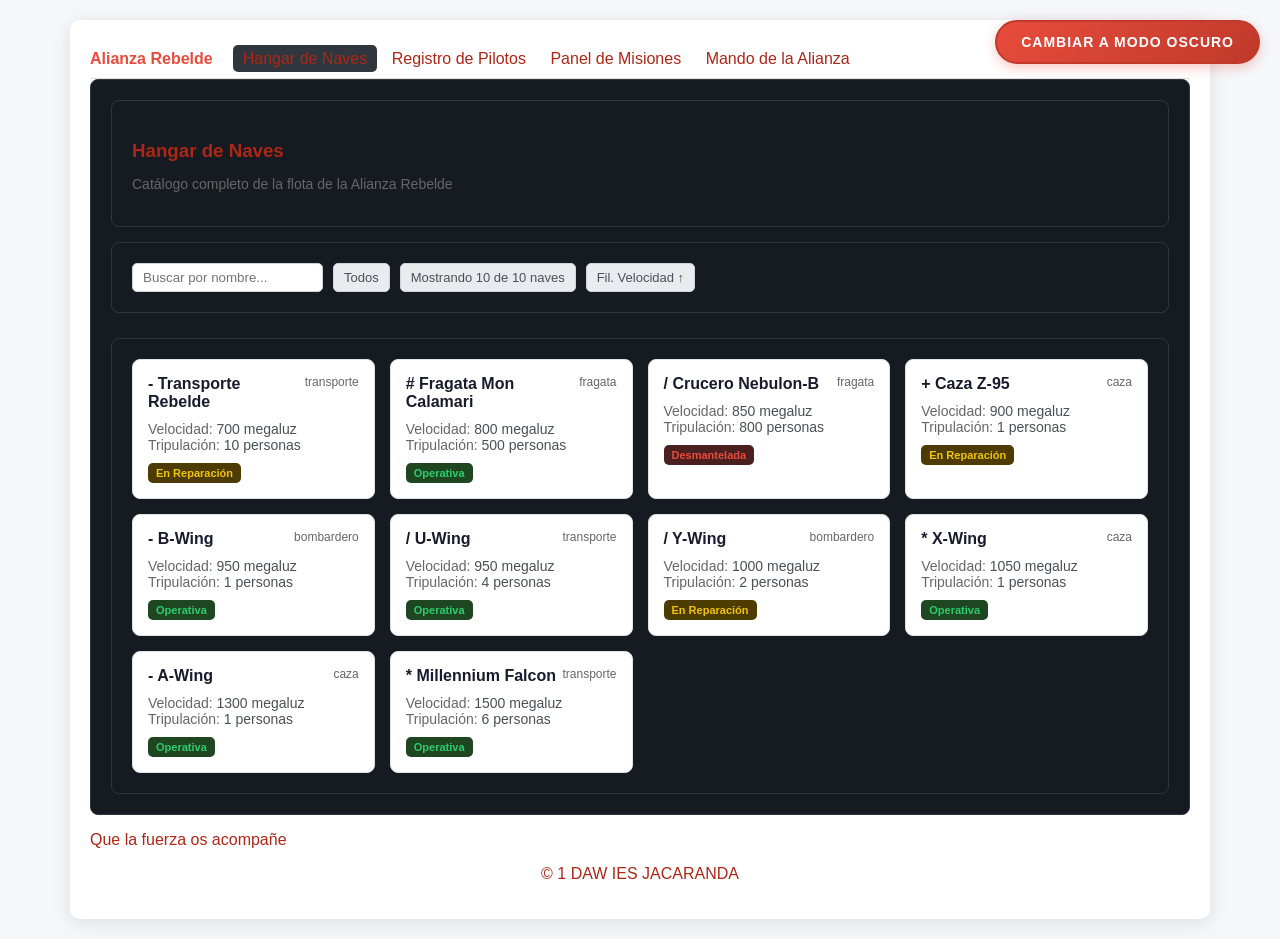
<file: index.html>
<!DOCTYPE html>
<html lang="es">
<head>
    <meta charset="UTF-8">
    <meta name="viewport" content="width=device-width, initial-scale=1.0">
    <title>Alianza Rebelde</title>
    <link rel="stylesheet" href="css/styles.css">
</head>

<body>

  <div class="app">
    <header class="topbar">
      <div class="topbar-logo">Alianza Rebelde</div>
      <nav class="topbar-nav">
        <span class="active" data-section="hangar">Hangar de Naves</span>
        <span data-section="pilotos">Registro de Pilotos</span>
        <span data-section="misiones">Panel de Misiones</span>
        <span data-section="dashboard">Mando de la Alianza</span>
      </nav>
    </header>
    <button id="boton-modo">Cambiar a modo oscuro</button>

    <main class="content">
      
      <!-- SECCIÓN HANGAR -->
      <section id="hangar" class="section">
        <section class="title-block">
          <h1>Hangar de Naves</h1>
          <p>Catálogo completo de la flota de la Alianza Rebelde</p>
        </section>

        <section class="filters">
          <div class="search">
            <input type="text" id="buscadorNaves" placeholder="Buscar por nombre..." />
          </div>
          <div class="pill pill-strong">Todos</div>
          <div class="pill">Mostrando 10 de 10 naves</div>
          <div class="pill pill-ghost">Fil. Velocidad ↑</div>
        </section>

        <section class="grid" id="listaNaves">
          <!-- Para el renderizado dinámico de naves -->
        </section>
      </section>

      <!-- SECCIÓN PILOTOS -->
      <section id="pilotos" class="section">
        <section class="title-block">
          <h1>Registro de Pilotos</h1>
          <p>Gestión completa del personal de la Alianza Rebelde</p>
        </section>

        <!-- FORMULARIO PARA AÑADIR/EDITAR PILOTO -->
        <section class="form-section">
          <h2 id="formTitle">Añadir Nuevo Piloto</h2>
          
          <form id="formPiloto">
            <input type="hidden" id="pilotoIndex">
            
            <div class="form-group">
              <label for="pilotoNombre">Nombre *</label>
              <input type="text" id="pilotoNombre" placeholder="Luke Skywalker" required>
            </div>

            <div class="form-group">
              <label for="pilotoRango">Rango *</label>
              <input type="text" id="pilotoRango" placeholder="Comandante" required>
            </div>

            <div class="form-group">
              <label for="pilotoNave">Nave Asignada *</label>
              <select id="pilotoNave" required>
                <option value="">Seleccionar nave...</option>
              </select>
            </div>

            <div class="form-group">
              <label for="pilotoVictorias">Victorias en Combate *</label>
              <input type="number" id="pilotoVictorias" min="0" value="0" required>
            </div>

            <div class="form-group">
              <label for="pilotoEstado">Estado *</label>
              <select id="pilotoEstado" required>
                <option value="activo">Activo</option>
                <option value="herido">Herido</option>
                <option value="KIA">KIA</option>
              </select>
            </div>

            <div class="form-buttons">
              <button type="submit" id="btnSubmit" class="btn btn-primary">Añadir Piloto</button>
              <button type="button" id="btnCancel" class="btn btn-secondary" style="display:none;">Cancelar</button>
            </div>
          </form>
        </section>

        <!-- TABLA DE PILOTOS -->
        <section class="table-section">
          <h2>Pilotos Registrados</h2>
          <table id="tablaPilotos" class="pilot-table">
            <thead>
              <tr>
                <th>Nombre</th>
                <th>Rango</th>
                <th>Nave Asignada</th>
                <th>Victorias</th>
                <th>Estado</th>
                <th>Acciones</th>
              </tr>
            </thead>
            <tbody id="tbodyPilotos">
              <!-- Los pilotos se renderizan dinámicamente -->
            </tbody>
          </table>
        </section>
      </section>

      <!-- SECCIÓN MISIONES -->
      <section id="misiones" class="section">
        <section class="title-block">
          <h1>Panel de Misiones</h1>
          <p>Seguimiento de operaciones de la Alianza Rebelde</p>
        </section>

        <!-- FORMULARIO PARA CREAR MISIÓN -->
        <section class="form-section">
          <h2>Nueva Misión</h2>
          
          <form id="formMision">
            <div class="form-row">
              <div class="form-group">
                <label for="misionNombre">Nombre de la Misión *</label>
                <input type="text" id="misionNombre" placeholder="Operación Estrella" required>
              </div>

              <div class="form-group">
                <label for="misionDificultad">Nivel de Dificultad *</label>
                <select id="misionDificultad" required>
                  <option value="">Seleccionar...</option>
                  <option value="facil">Fácil</option>
                  <option value="media">Media</option>
                  <option value="dificil">Difícil</option>
                  <option value="suicida">Suicida</option>
                </select>
              </div>
            </div>

            <div class="form-group">
              <label for="misionDescripcion">Descripción Breve *</label>
              <textarea id="misionDescripcion" placeholder="Descripción de la misión..." rows="3" required></textarea>
            </div>

            <div class="form-row">
              <div class="form-group">
                <label for="misionPiloto">Piloto Asignado *</label>
                <select id="misionPiloto" required>
                  <option value="">Seleccionar piloto...</option>
                </select>
              </div>

              <div class="form-group">
                <label for="misionFecha">Fecha de Inicio *</label>
                <input type="date" id="misionFecha" required>
              </div>
            </div>

            <div class="form-buttons">
              <button type="submit" class="btn btn-primary">Crear Misión</button>
            </div>
          </form>
        </section>

        <!-- FILTRO DE DIFICULTAD -->
        <section class="filters">
          <span class="filter-label">Filtrar por dificultad:</span>
          <select id="filtroDificultad" class="filter-select">
            <option value="">Todas</option>
            <option value="facil">Fácil</option>
            <option value="media">Media</option>
            <option value="dificil">Difícil</option>
            <option value="suicida">Suicida</option>
          </select>
        </section>

        <!-- KANBAN -->
        <section class="kanban">
          <div class="kanban-column" id="columna-pendiente">
            <div class="kanban-header">
              <h3># Pendiente</h3>
              <span class="kanban-count" id="count-pendiente">0</span>
            </div>
            <div class="kanban-cards" id="cards-pendiente"></div>
          </div>

          <div class="kanban-column" id="columna-encurso">
            <div class="kanban-header">
              <h3># En Curso</h3>
              <span class="kanban-count" id="count-encurso">0</span>
            </div>
            <div class="kanban-cards" id="cards-encurso"></div>
          </div>

          <div class="kanban-column" id="columna-completada">
            <div class="kanban-header">
              <h3># Completada</h3>
              <span class="kanban-count" id="count-completada">0</span>
            </div>
            <div class="kanban-cards" id="cards-completada"></div>
          </div>
        </section>
      </section>

      <!-- SECCIÓN DASHBOARD -->
      <section id="dashboard" class="section">
        <section class="title-block">
          <h1>Mando de la Alianza</h1>
          <p>Resumen de la flota y operaciones</p>
        </section>
      </section>

    </main>

    <footer>
      <p>Que la fuerza os acompañe</p>
      <p align="center">© 1 DAW IES JACARANDA</p>
    </footer>
  </div>

  <script src="js/javascript.js"></script>
</body>
</html>
</file>
<file: css/styles.css>
/* ESTILOS GENERALES DEL SITIO */
body {
  font-family: Arial, sans-serif;
  background: #0d1117;
  color: white;
  margin: 0;
  padding: 20px;
}

/* Toda la pagina */
.app {
  max-width: 1100px;
  margin: auto;
  background: #161b22;
  padding: 20px;
  border-radius: 10px;
}

/* BARRA SUPERIOR header */
.topbar {
  display: flex;
  gap: 20px;
  padding: 10px 0;
  border-bottom: 1px solid #30363d;
}

/* Texto Alianza Rebelde */
.topbar-logo {
  font-weight: bold;
  color: #f1c40f;
}

/* Navegación superior */
.topbar-nav span {
  cursor: pointer;
  padding: 5px 10px;
}

/* Opción activa del menú */
.topbar-nav .active {
  background: #30363d;
  border-radius: 5px;
}

/* TÍTULOS PRINCIPALES  */
.title-block h1 {
  margin-bottom: 5px;
}

.title-block p {
  color: #9ca3af;
  font-size: 14px;
}

/* FILTROS Y BUSCADOR */
.filters {
  display: flex;
  flex-wrap: wrap;
  gap: 10px;
  margin: 15px 0;
}

/* Input de búsqueda */
.search input {
  padding: 6px 10px;
  border-radius: 5px;
  border: 1px solid #30363d;
  background: #0d1117;
  color: white;
}

/* Etiquetas pill */
.pill {
  padding: 6px 10px;
  border-radius: 5px;
  background: #21262d;
  border: 1px solid #30363d;
  font-size: 13px;
}

/* GRID DE TARJETAS */
.grid {
  display: grid;
  grid-template-columns: repeat(auto-fill, minmax(240px, 1fr));
  gap: 15px;
}

/*TARJETAS DE NAVES */
.card {
  background: #1f242d;
  padding: 15px;
  border-radius: 8px;
  border: 1px solid #30363d;
}

/* Cabecera de la tarjeta (nombre + tipo) */
.card-header {
  display: flex;
  justify-content: space-between;
  margin-bottom: 10px;
}

/* Tipo de nave */
.card-type {
  font-size: 12px;
  color: #9ca3af;
}

/* Cuerpo de la tarjeta (velocidad, tripulación) */
.card-body {
  font-size: 14px;
  margin-bottom: 10px;
}

.card-body .label {
  color: #9ca3af;
}

/* Pie de la tarjeta */
.card-footer {
  display: flex;
  justify-content: space-between;
  font-size: 12px;
}

/* ESTADOS DE LAS NAVES */
.status {
  padding: 4px 8px;
  border-radius: 5px;
  font-size: 11px;
  font-weight: bold;
}

/* Estado: Operativa */
.operativa {
  background: #1e4620;
  color: #2ecc71;
}

/* Estado: En reparación */
.reparacion {
  background: #4d3b00;
  color: #f1c40f;
}

/* Estado: Desmantelada */
.desmantelada {
  background: #4a1f1f;
  color: #e74c3c;
}

/* Registros de naves */

section {
    background: #161b22;
    padding: 20px;
    border-radius: 8px;
    border: 1px solid #30363d;
}

/* Espaciado entre secciones */
section + section {
    margin-top: 25px;
}

/* Estilo para los títulos dentro de secciones */
section h2 {
    margin-top: 0;
    border-bottom: 1px solid #30363d;
    padding-bottom: 8px;
}

/* Inputs cuando están seleccionados */
input:focus,
select:focus {
    outline: none;
    border-color: #58a6ff;
}

/* Botón desactivado */
button:disabled {
    background: #555;
    cursor: not-allowed;
}

/* Hover en filas de la tabla */
tbody tr:hover {
    background: #1f2937;
}

/* Celdas de acciones */
td:last-child {
    text-align: center;
}

/* Mensaje de tabla vacía */
td[colspan] {
    padding: 20px;
    font-style: italic;
}

/* 
   ESTILOS PARA PILOTOS
*/

/* Sección del formulario */
.form-section {
    background: #161b22;
    padding: 20px;
    border-radius: 8px;
    border: 1px solid #30363d;
    margin-bottom: 25px;
}

.form-section h2 {
    margin-top: 0;
    border-bottom: 1px solid #30363d;
    padding-bottom: 8px;
}

/* Grupos del formulario */
.form-group {
    margin-bottom: 15px;
}

.form-group label {
    display: block;
    margin-bottom: 5px;
    color: #9ca3af;
    font-size: 14px;
}

.form-group input,
.form-group select {
    width: 100%;
    padding: 10px;
    border-radius: 5px;
    border: 1px solid #30363d;
    background: #0d1117;
    color: white;
    font-size: 14px;
    box-sizing: border-box;
}

.form-group input:focus,
.form-group select:focus {
    outline: none;
    border-color: #58a6ff;
}

/* Botones del formulario */
.form-buttons {
    display: flex;
    gap: 10px;
    margin-top: 20px;
}

/* Estilos de botones */
.btn {
    padding: 10px 20px;
    border-radius: 5px;
    border: none;
    cursor: pointer;
    font-size: 14px;
    font-weight: bold;
}

.btn-primary {
    background: #238636;
    color: white;
}

.btn-primary:hover {
    background: #2ea043;
}

.btn-secondary {
    background: #30363d;
    color: white;
}

.btn-secondary:hover {
    background: #484f58;
}

.btn-small {
    padding: 5px 10px;
    font-size: 12px;
    margin-right: 5px;
}

.btn-edit {
    background: #1f6feb;
    color: white;
}

.btn-edit:hover {
    background: #388bfd;
}

.btn-delete {
    background: #da3633;
    color: white;
}

.btn-delete:hover {
    background: #f85149;
}

/* Tabla de pilotos */
.table-section {
    background: #161b22;
    padding: 20px;
    border-radius: 8px;
    border: 1px solid #30363d;
}

.table-section h2 {
    margin-top: 0;
    border-bottom: 1px solid #30363d;
    padding-bottom: 8px;
}

/* Tabla */
.pilot-table {
    width: 100%;
    border-collapse: collapse;
}

.pilot-table th,
.pilot-table td {
    padding: 12px;
    text-align: left;
    border-bottom: 1px solid #30363d;
}

.pilot-table th {
    background: #21262d;
    color: #9ca3af;
    font-weight: bold;
}

.pilot-table tbody tr:hover {
    background: #1f2937;
}

/* Estados de pilotos */
.status-piloto {
    padding: 4px 8px;
    border-radius: 5px;
    font-size: 11px;
    font-weight: bold;
}

.status-piloto.activo {
    background: #1e4620;
    color: #2ecc71;
}

.status-piloto.herido {
    background: #4d3b00;
    color: #f1c40f;
}

.status-piloto.KIA {
    background: #4a1f1f;
    color: #e74c3c;
}

/* Dashboard stats */
.dashboard-stats {
    display: flex;
    gap: 20px;
    margin: 20px 0;
    flex-wrap: wrap;
}

.stat-card {
    background: #1f242d;
    padding: 20px;
    border-radius: 8px;
    border: 1px solid #30363d;
    min-width: 120px;
    text-align: center;
    flex: 1;
}

.stat-card h3 {
    margin: 0 0 10px 0;
    color: #9ca3af;
    font-size: 14px;
}

.stat-number {
    font-size: 32px;
    font-weight: bold;
    color: #f1c40f;
    margin: 0;
}

.stat-detail {
    font-size: 12px;
    color: #9ca3af;
    margin: 5px 0 0 0;
}

/* Dashboard sections */
.dashboard-section {
    background: #161b22;
    padding: 20px;
    border-radius: 8px;
    border: 1px solid #30363d;
    margin-bottom: 20px;
}

.dashboard-title {
    margin: 0 0 15px 0;
    color: #f1c40f;
    font-size: 18px;
    border-bottom: 1px solid #30363d;
    padding-bottom: 10px;
}

/* Stat cards con colores */
.stat-card.stat-operativa {
    border-left: 4px solid #2ecc71;
}

.stat-card.stat-reparacion {
    border-left: 4px solid #f1c40f;
}

.stat-card.stat-destruida {
    border-left: 4px solid #e74c3c;
}

/* Highlight de estadísticas */
.stat-highlight {
    background: #0d1117;
    padding: 12px 15px;
    border-radius: 6px;
    margin-top: 15px;
    display: flex;
    align-items: center;
    gap: 10px;
}

.highlight-label {
    color: #9ca3af;
    font-size: 14px;
}

.highlight-value {
    color: #f1c40f;
    font-weight: bold;
    font-size: 14px;
}

/* Barra de progreso */
.progress-section {
    margin-top: 20px;
}

.progress-header {
    display: flex;
    justify-content: space-between;
    margin-bottom: 8px;
    color: #9ca3af;
    font-size: 14px;
}

.progress-bar {
    background: #0d1117;
    height: 24px;
    border-radius: 12px;
    overflow: hidden;
    border: 1px solid #30363d;
}

.progress-fill {
    background: linear-gradient(90deg, #f1c40f, #f39c12);
    height: 100%;
    transition: width 0.5s ease;
    border-radius: 12px;
}

/* Ocultar secciones por defecto */
.section {
    display: none;
}

.section.active {
    display: block;
}

/* Responsive */
@media (max-width: 600px) {
    form {
        max-width: 100%;
    }

    table {
        font-size: 12px;
    }

    th, td {
        padding: 6px;
    }
}

/* 
   ESTILOS PARA KANBAN
*/

/* Filtros */
.filter-label {
    color: #9ca3af;
    font-size: 14px;
    margin-right: 10px;
}

.filter-select {
    padding: 8px 12px;
    border-radius: 5px;
    border: 1px solid #30363d;
    background: #0d1117;
    color: white;
    font-size: 14px;
}

/* Contenedor Kanban */
.kanban {
    display: grid;
    grid-template-columns: repeat(3, 1fr);
    gap: 20px;
    margin-top: 20px;
}

/* Columnas del Kanban */
.kanban-column {
    background: #161b22;
    border-radius: 8px;
    border: 1px solid #30363d;
    min-height: 400px;
    display: flex;
    flex-direction: column;
}

/* Encabezado de columna */
.kanban-header {
    display: flex;
    justify-content: space-between;
    align-items: center;
    padding: 15px;
    border-bottom: 1px solid #30363d;
    background: #21262d;
    border-radius: 8px 8px 0 0;
}

.kanban-header h3 {
    margin: 0;
    font-size: 16px;
    color: #f1c40f;
}

.kanban-count {
    background: #30363d;
    color: white;
    padding: 4px 10px;
    border-radius: 12px;
    font-size: 12px;
    font-weight: bold;
}

/* Contenedor de tarjetas */
.kanban-cards {
    padding: 15px;
    flex: 1;
    display: flex;
    flex-direction: column;
    gap: 10px;
}

/* Mensaje cuando no hay misiones */
.kanban-empty {
    text-align: center;
    color: #9ca3af;
    padding: 20px;
    font-style: italic;
}

/* Tarjetas de misión */
.kanban-card {
    background: #1f242d;
    border: 1px solid #30363d;
    border-radius: 8px;
    padding: 12px;
    transition: transform 0.2s, box-shadow 0.2s;
}

.kanban-card:hover {
    transform: translateY(-2px);
    box-shadow: 0 4px 12px rgba(0, 0, 0, 0.3);
}

/* Cabecera de tarjeta */
.kanban-card-header {
    display: flex;
    justify-content: space-between;
    align-items: center;
    margin-bottom: 8px;
}

/* Badge de dificultad */
.kanban-dificultad {
    padding: 3px 8px;
    border-radius: 4px;
    font-size: 10px;
    font-weight: bold;
    text-transform: uppercase;
}

.kanban-dificultad.facil {
    background: #1e4620;
    color: #2ecc71;
}

.kanban-dificultad.media {
    background: #4d3b00;
    color: #f1c40f;
}

.kanban-dificultad.dificil {
    background: #4a1f1f;
    color: #e74c3c;
}

.kanban-dificultad.suicida {
    background: #7b1fa2;
    color: #e040fb;
}

/* Botón eliminar tarjeta */
.btn-delete-card {
    background: transparent;
    border: none;
    color: #9ca3af;
    cursor: pointer;
    font-size: 16px;
    padding: 2px 6px;
    border-radius: 4px;
}

.btn-delete-card:hover {
    background: #da3633;
    color: white;
}

/* Título de tarjeta */
.kanban-card h4 {
    margin: 0 0 8px 0;
    font-size: 14px;
    color: white;
}

/* Descripción */
.kanban-desc {
    font-size: 12px;
    color: #9ca3af;
    margin: 0 0 10px 0;
    line-height: 1.4;
}

/* Info de piloto y fecha */
.kanban-info {
    display: flex;
    justify-content: space-between;
    font-size: 11px;
    color: #9ca3af;
    margin-bottom: 10px;
}

/* Botones de movimiento */
.kanban-actions {
    display: flex;
    justify-content: center;
    gap: 8px;
}

.btn-move {
    padding: 6px 12px;
    border-radius: 4px;
    border: none;
    background: #30363d;
    color: white;
    font-size: 11px;
    cursor: pointer;
    transition: background 0.2s;
}

.btn-move:hover {
    background: #58a6ff;
}

/* Formulario de misión - filas */
.form-row {
    display: grid;
    grid-template-columns: 1fr 1fr;
    gap: 15px;
}

.form-group textarea {
    width: 100%;
    padding: 10px;
    border-radius: 5px;
    border: 1px solid #30363d;
    background: #0d1117;
    color: white;
    font-size: 14px;
    font-family: inherit;
    resize: vertical;
    box-sizing: border-box;
}

.form-group textarea:focus {
    outline: none;
    border-color: #58a6ff;
}

/* Responsive Kanban */
@media (max-width: 900px) {
    .kanban {
        grid-template-columns: 1fr;
    }
    
    .kanban-column {
        min-height: 300px;
    }
}

@media (max-width: 600px) {
    .form-row {
        grid-template-columns: 1fr;
    }
}

/* --- BOTÓN MODO CLARO/OSCURO --- */
#boton-modo {
    position: fixed !important;
    top: 20px !important;
    right: 20px !important;
    padding: 12px 24px !important;
    cursor: pointer !important;
    border: none !important;
    border-radius: 25px !important;
    font-size: 14px !important;
    font-weight: 700 !important;
    font-family: Arial, sans-serif !important;
    transition: all 0.3s ease !important;
    z-index: 9999 !important;
    box-shadow: 0 4px 15px rgba(0, 0, 0, 0.4) !important;
    background: linear-gradient(135deg, #f1c40f 0%, #f39c12 100%) !important;
    color: #1a1a2e !important;
    text-transform: uppercase !important;
    letter-spacing: 1px !important;
}

#boton-modo:hover {
    transform: scale(1.1) !important;
    box-shadow: 0 6px 25px rgba(241, 196, 15, 0.6) !important;
    cursor: pointer !important;
}

body:not(.modo-oscuro) #boton-modo {
    background: linear-gradient(135deg, #e74c3c 0%, #c0392b 100%) !important;
    color: #ffffff !important;
    border: 2px solid #c0392b !important;
    box-shadow: 0 4px 12px rgba(231, 76, 60, 0.3) !important;
}

body:not(.modo-oscuro) #boton-modo:hover {
    transform: scale(1.1) !important;
    box-shadow: 0 6px 20px rgba(231, 76, 60, 0.5) !important;
    background: linear-gradient(135deg, #c0392b 0%, #a93226 100%) !important;
}

/* MODO CLARO - cuando NO tiene la clase modo-oscuro */
body:not(.modo-oscuro) {
    background: #f5f7fa;
    color: #ac2715;
}

body:not(.modo-oscuro) .app {
    background: #ffffff;
    box-shadow: 0 4px 20px rgba(0, 0, 0, 0.1);
}

body:not(.modo-oscuro) .topbar {
    border-bottom-color: #e0e0e0;
}

body:not(.modo-oscuro) .topbar-logo {
    color: #e74c3c;
}

body:not(.modo-oscuro) .title-block p {
    color: #666;
}

body:not(.modo-oscuro) .card {
    background: #ffffff;
    border-color: #dee2e6;
}

body:not(.modo-oscuro) .card-title {
    color: #1a1a2e;
    font-weight: bold;
}

body:not(.modo-oscuro) .card-type,
body:not(.modo-oscuro) .card-body .label {
    color: #666;
}

body:not(.modo-oscuro) .card-body {
    color: #495057;
}

body:not(.modo-oscuro) .pill {
    background: #e9ecef;
    border-color: #ced4da;
    color: #495057;
}

body:not(.modo-oscuro) .search input {
    background: #fff;
    border-color: #ced4da;
    color: #1a1a2e;
}

body:not(.modo-oscuro) .form-section,
body:not(.modo-oscuro) .table-section {
    background: #fff;
    border-color: #dee2e6;
}

body:not(.modo-oscuro) .form-group label {
    color: #495057;
}

body:not(.modo-oscuro) .form-group input,
body:not(.modo-oscuro) .form-group select,
body:not(.modo-oscuro) .form-group textarea {
    background: #f8f9fa;
    border-color: #ced4da;
    color: #1a1a2e;
}

body:not(.modo-oscuro) .pilot-table th {
    background: #e9ecef;
    color: #495057;
}

body:not(.modo-oscuro) .pilot-table td {
    border-color: #dee2e6;
}

body:not(.modo-oscuro) .pilot-table tbody tr:hover {
    background: #f1f3f5;
}

body:not(.modo-oscuro) .kanban-column {
    background: #f8f9fa;
    border-color: #dee2e6;
}

body:not(.modo-oscuro) .kanban-card {
    background: #fff;
    border-color: #ced4da;
}

body:not(.modo-oscuro) .kanban-desc,
body:not(.modo-oscuro) .kanban-info {
    color: #666;
}

body:not(.modo-oscuro) .stat-card {
    background: #f8f9fa;
    border-color: #dee2e6;
}

body:not(.modo-oscuro) .stat-card h3 {
    color: #666;
}

body:not(.modo-oscuro) .stat-number {
    color: #e74c3c;
}

body:not(.modo-oscuro) .progress-bar {
    background: #e9ecef;
}

body:not(.modo-oscuro) .highlight-label {
    color: #666;
}
</file>
